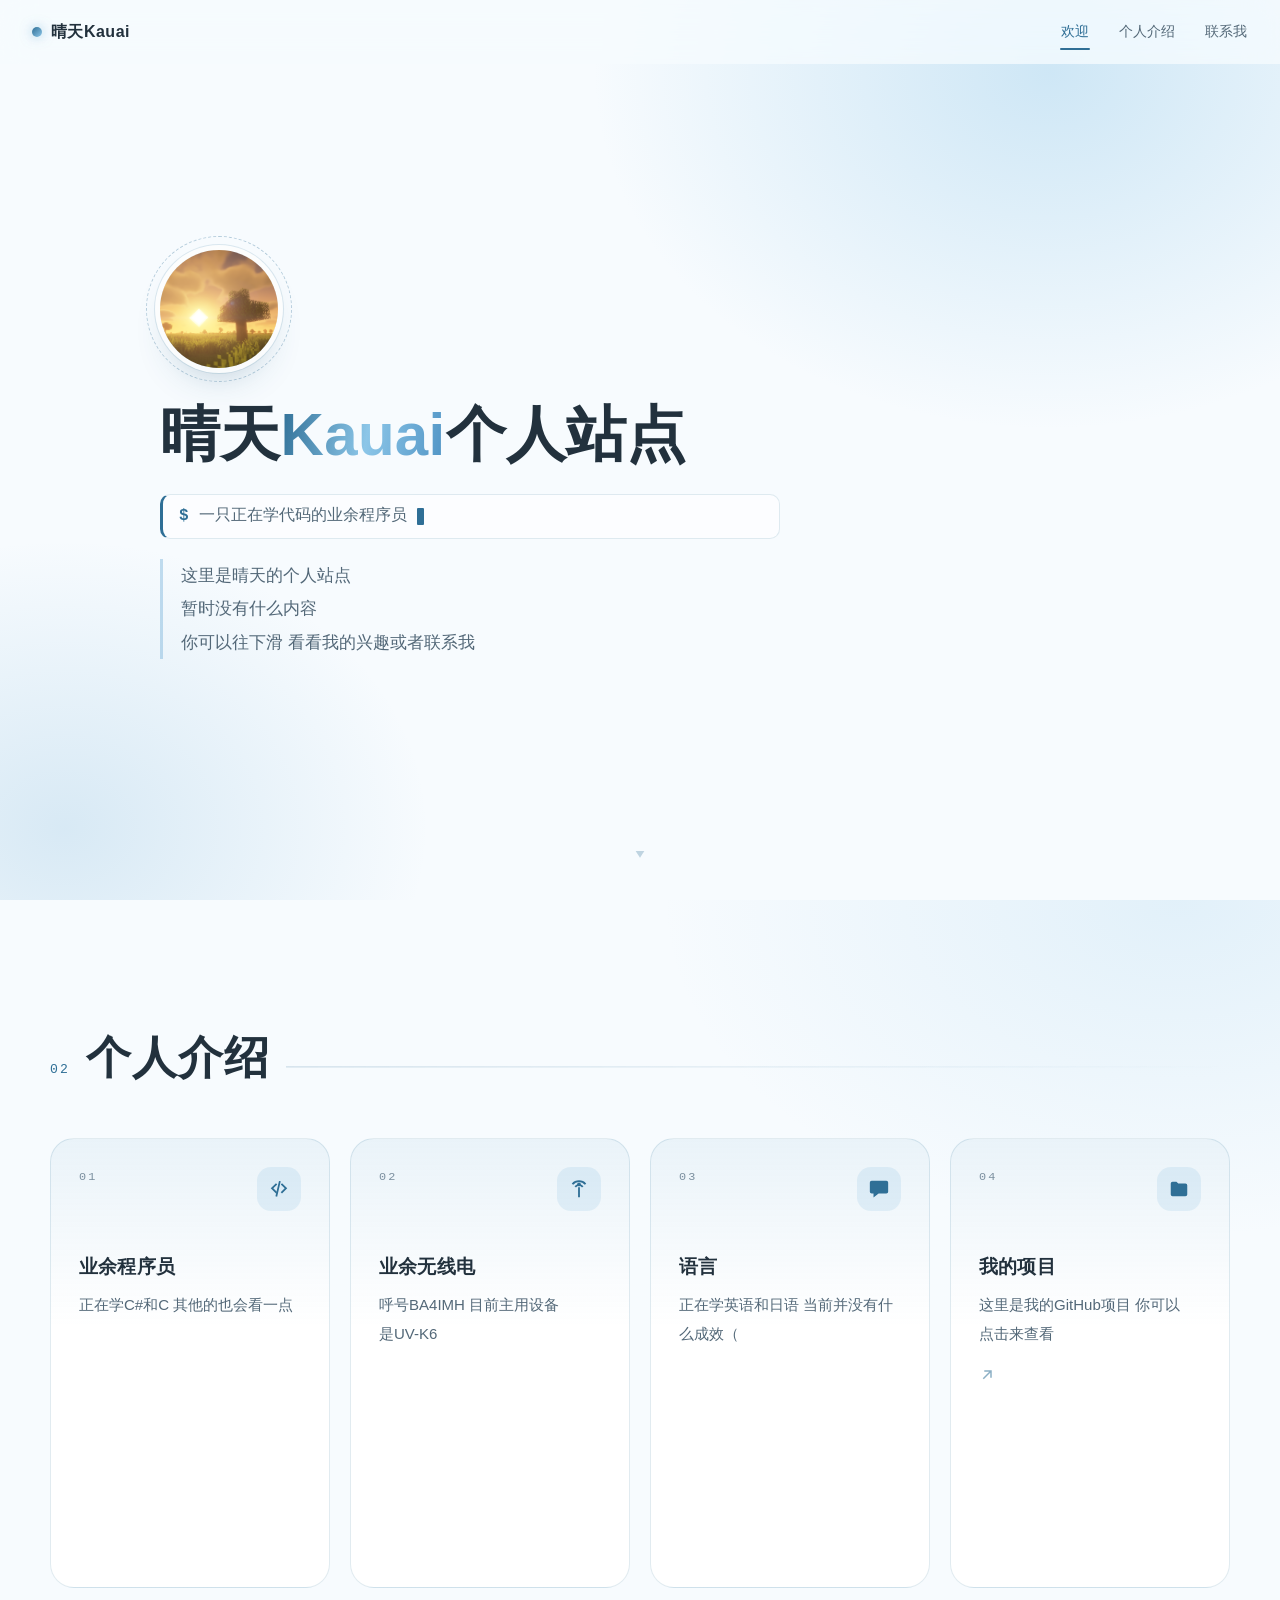
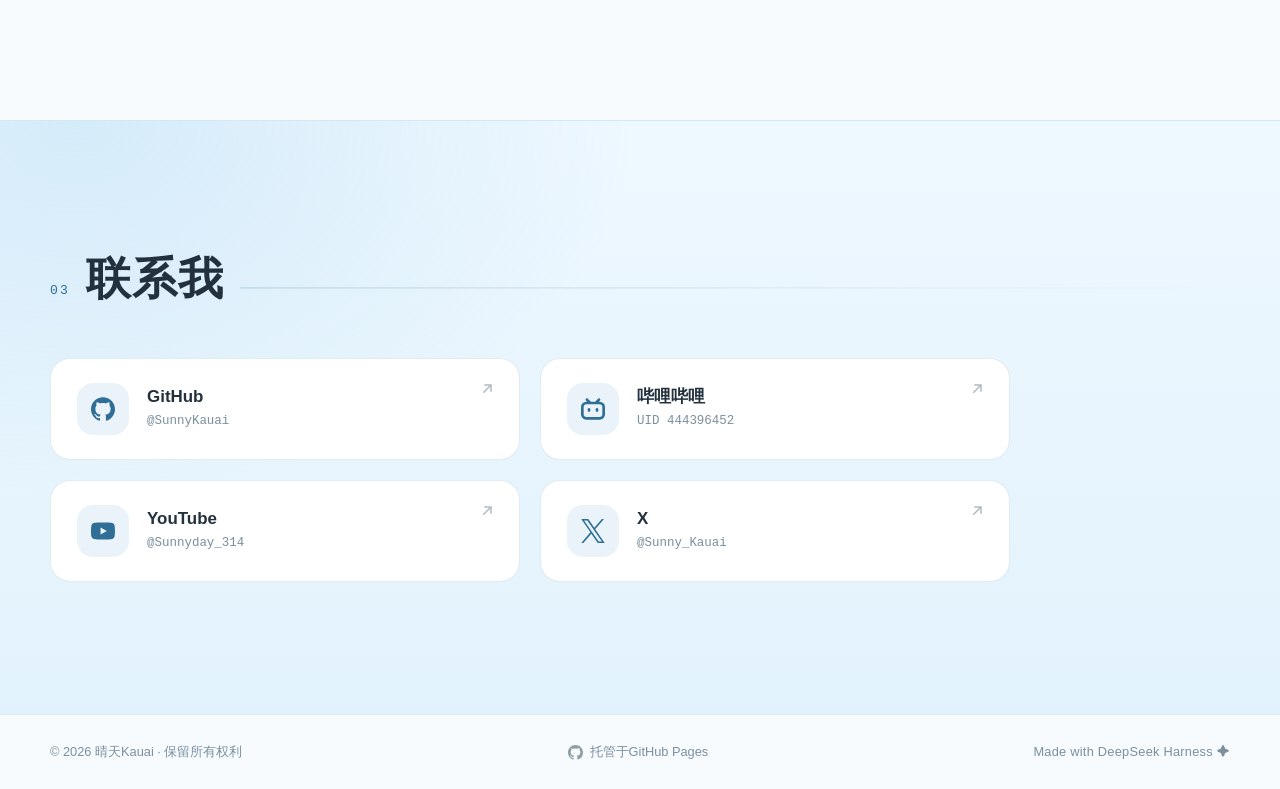
<file: index.html>
<!DOCTYPE html>
<html lang="zh-CN">
<head>
  <meta charset="UTF-8">
  <meta name="viewport" content="width=device-width, initial-scale=1.0">
  <title>晴天Kauai个人站点</title>
  <meta name="description" content="这里是晴天的个人站点，包含个人介绍与联系方式。">
  <meta name="author" content="晴天Kauai">
  <meta name="theme-color" content="#f7fbfe">
  <link rel="canonical" href="https://www.linzms.com/">

  <meta property="og:type" content="website">
  <meta property="og:site_name" content="晴天Kauai个人站点">
  <meta property="og:title" content="晴天Kauai个人站点">
  <meta property="og:description" content="这里是晴天的个人站点。">
  <meta property="og:url" content="https://www.linzms.com/">
  <meta property="og:image" content="https://www.linzms.com/assets/img/og-cover.jpg">
  <meta name="twitter:card" content="summary_large_image">

  <link rel="icon" type="image/png" href="assets/img/favicon.png">
  <link rel="apple-touch-icon" href="assets/img/apple-touch-icon.png">
  <link rel="stylesheet" href="assets/css/style.css">
  <script>document.documentElement.classList.add('js');</script>
</head>
<body class="page-home">

  <a class="skip-link" href="#intro">跳到个人介绍</a>

  <header class="nav" id="nav">
    <a class="nav-logo" href="#welcome">
      <span class="logo-dot" aria-hidden="true"></span>
      <span class="logo-text">晴天Kauai</span>
    </a>
    <nav class="nav-links" aria-label="页面索引">
      <a class="is-active" href="#welcome">欢迎</a>
      <a href="#intro">个人介绍</a>
      <a href="#contact">联系我</a>
    </nav>
  </header>

  <main>

    <!-- 01 · 欢迎页面 -->
    <section class="hero" id="welcome">
      <div class="container hero-inner">
        <div class="avatar reveal">
          <img src="assets/img/avatar.png" alt="晴天Kauai 的头像" width="512" height="512">
          <span class="ring" aria-hidden="true"></span>
        </div>
        <h1 class="hero-title">晴天<span class="hero-title-accent">Kauai</span><span class="hero-title-rest">个人站点</span></h1>
        <div class="code-typing" aria-hidden="true">
          <span class="code-prompt">$</span>
          <span class="code-text"></span>
          <span class="caret"></span>
        </div>
        <p class="hero-sub">这里是晴天的个人站点<br>暂时没有什么内容<br>你可以往下滑 <span class="nowrap">看看我的兴趣</span><span class="nowrap">或者联系我</span></p>
      </div>

      <div class="scroll-cue" aria-hidden="true">
        <svg viewBox="0 0 24 24"><path d="M12 17.5 5.5 7.5h13z" fill="currentColor"></path></svg>
      </div>
    </section>

    <!-- 02 · 个人介绍 -->
    <section class="section intro" id="intro">
      <div class="wrap">
        <header class="sec-head reveal">
          <span class="sec-index">02</span>
          <h2>个人介绍</h2>
        </header>

        <div class="tiles">
          <article class="tile reveal" style="--d:.04s">
            <div class="tile-top">
              <span class="tile-no">01</span>
              <span class="tile-icon" aria-hidden="true">
                <svg viewBox="0 0 24 24" fill="currentColor">
                  <path d="M8.7 5.6 3 11.3l5.7 5.7 1.4-1.4L5.8 11.3l4.3-4.3-1.4-1.4Z"></path>
                  <path d="M15.3 5.6l-1.4 1.4 4.3 4.3-4.3 4.3 1.4 1.4L21 11.3l-5.7-5.7Z"></path>
                  <path d="M13.9 3.6 10 20.4l-1.9-.4L12 3.2l1.9.4Z"></path>
                </svg>
              </span>
            </div>
            <div class="tile-body">
              <h3>业余程序员</h3>
              <p>正在学C#和C 其他的也会看一点</p>
            </div>
          </article>

          <article class="tile reveal" style="--d:.10s">
            <div class="tile-top">
              <span class="tile-no">02</span>
              <span class="tile-icon" aria-hidden="true">
                <svg viewBox="0 0 24 24" fill="currentColor">
                  <circle cx="12" cy="7" r="2.1"></circle>
                  <path d="M11 10h2v11h-2z"></path>
                  <path d="M7.1 9.1a6.2 6.2 0 0 1 9.8 0l-1.6 1.2a4.2 4.2 0 0 0-6.6 0L7.1 9.1Z"></path>
                  <path d="M4.1 6.2a10 10 0 0 1 15.8 0L18.3 7.4a8 8 0 0 0-12.6 0L4.1 6.2Z"></path>
                </svg>
              </span>
            </div>
            <div class="tile-body">
              <h3>业余无线电</h3>
              <p>呼号BA4IMH 目前主用设备是<span class="nowrap">UV-K6</span></p>
            </div>
          </article>

          <article class="tile reveal" style="--d:.16s">
            <div class="tile-top">
              <span class="tile-no">03</span>
              <span class="tile-icon" aria-hidden="true">
                <svg viewBox="0 0 24 24" fill="currentColor">
                  <path d="M4 3h16a2 2 0 0 1 2 2v10a2 2 0 0 1-2 2h-8.4L6 21.2V17H4a2 2 0 0 1-2-2V5a2 2 0 0 1 2-2Z"></path>
                </svg>
              </span>
            </div>
            <div class="tile-body">
              <h3>语言</h3>
              <p>正在学英语和日语 当前并没有什么成效（</p>
            </div>
          </article>

          <a class="tile tile-link reveal" style="--d:.22s" href="projects.html">
            <div class="tile-top">
              <span class="tile-no">04</span>
              <span class="tile-icon" aria-hidden="true">
                <svg viewBox="0 0 24 24" fill="currentColor">
                  <path d="M3 6a2 2 0 0 1 2-2h4.2l2 2H19a2 2 0 0 1 2 2v10a2 2 0 0 1-2 2H5a2 2 0 0 1-2-2V6Z"></path>
                </svg>
              </span>
            </div>
            <div class="tile-body">
              <h3>我的项目</h3>
              <p>这里是我的GitHub项目 你可以<span class="nowrap">点击来查看</span></p>
              <span class="tile-arrow" aria-hidden="true">
                <svg viewBox="0 0 24 24" fill="currentColor"><path d="M7 7h10v10h-2V10.4L6.4 19 5 17.6 13.6 9H7V7Z"></path></svg>
              </span>
            </div>
          </a>
        </div>
      </div>
    </section>

    <!-- 03 · 联系我 -->
    <section class="section contact" id="contact">
      <div class="wrap">
        <header class="sec-head reveal">
          <span class="sec-index">03</span>
          <h2>联系我</h2>
        </header>

        <div class="contact-grid">
          <a class="contact-card reveal" style="--d:.04s" href="https://github.com/SunnyKauai" target="_blank" rel="noopener noreferrer me">
            <span class="cc-icon" aria-hidden="true">
              <svg viewBox="0 0 24 24" fill="currentColor"><path d="M12 .297c-6.63 0-12 5.373-12 12 0 5.303 3.438 9.8 8.205 11.385.6.113.82-.258.82-.577 0-.285-.01-1.04-.015-2.04-3.338.724-4.042-1.61-4.042-1.61C4.422 18.07 3.633 17.7 3.633 17.7c-1.087-.744.084-.729.084-.729 1.205.084 1.838 1.236 1.838 1.236 1.07 1.835 2.809 1.305 3.495.998.108-.776.417-1.305.76-1.605-2.665-.3-5.466-1.332-5.466-5.93 0-1.31.465-2.38 1.235-3.22-.135-.303-.54-1.523.105-3.176 0 0 1.005-.322 3.3 1.23.96-.267 1.98-.399 3-.405 1.02.006 2.04.138 3 .405 2.28-1.552 3.285-1.23 3.285-1.23.645 1.653.24 2.873.12 3.176.765.84 1.23 1.91 1.23 3.22 0 4.61-2.805 5.625-5.475 5.92.42.36.81 1.096.81 2.22 0 1.606-.015 2.896-.015 3.286 0 .315.21.69.825.57C20.565 22.092 24 17.592 24 12.297c0-6.627-5.373-12-12-12"></path></svg>
            </span>
            <span class="cc-name">GitHub</span>
            <span class="cc-handle">@SunnyKauai</span>
            <span class="cc-arrow" aria-hidden="true">
              <svg viewBox="0 0 24 24" fill="currentColor"><path d="M7 7h10v10h-2V10.4L6.4 19 5 17.6 13.6 9H7V7Z"></path></svg>
            </span>
          </a>

          <a class="contact-card reveal" style="--d:.10s" href="https://space.bilibili.com/444396452" target="_blank" rel="noopener noreferrer me">
            <span class="cc-icon" aria-hidden="true">
              <svg viewBox="0 0 24 24" fill="currentColor"><path d="M17.813 4.653h.854c1.51.054 2.769.578 3.773 1.574 1.004.995 1.524 2.249 1.56 3.76v7.36c-.036 1.51-.556 2.769-1.56 3.773s-2.262 1.524-3.773 1.56H5.333c-1.51-.036-2.769-.556-3.773-1.56S.036 18.858 0 17.347v-7.36c.036-1.511.556-2.765 1.56-3.76 1.004-.996 2.262-1.52 3.773-1.574h.774l-1.174-1.12a1.234 1.234 0 0 1-.373-.906c0-.356.124-.658.373-.907l.027-.027c.267-.249.573-.373.92-.373.347 0 .653.124.92.373L9.653 4.44c.071.071.134.142.187.213h4.267a.836.836 0 0 1 .16-.213l2.853-2.747c.267-.249.573-.373.92-.373.347 0 .662.151.929.4.267.249.391.551.391.907 0 .355-.124.657-.373.906zM5.333 7.24c-.746.018-1.373.276-1.88.773-.506.498-.769 1.13-.786 1.894v7.52c.017.764.28 1.395.786 1.893.507.498 1.134.756 1.88.773h13.334c.746-.017 1.373-.275 1.88-.773.506-.498.769-1.129.786-1.893v-7.52c-.017-.765-.28-1.396-.786-1.894-.507-.497-1.134-.755-1.88-.773zM8 11.107c.373 0 .684.124.933.373.25.249.383.569.4.96v1.173c-.017.391-.15.711-.4.96-.249.25-.56.374-.933.374s-.684-.125-.933-.374c-.25-.249-.383-.569-.4-.96V12.44c0-.373.129-.689.386-.947.258-.257.574-.386.947-.386zm8 0c.373 0 .684.124.933.373.25.249.383.569.4.96v1.173c-.017.391-.15.711-.4.96-.249.25-.56.374-.933.374s-.684-.125-.933-.374c-.25-.249-.383-.569-.4-.96V12.44c.017-.391.15-.711.4-.96.249-.249.56-.373.933-.373Z"></path></svg>
            </span>
            <span class="cc-name">哔哩哔哩</span>
            <span class="cc-handle">UID 444396452</span>
            <span class="cc-arrow" aria-hidden="true">
              <svg viewBox="0 0 24 24" fill="currentColor"><path d="M7 7h10v10h-2V10.4L6.4 19 5 17.6 13.6 9H7V7Z"></path></svg>
            </span>
          </a>

          <a class="contact-card reveal" style="--d:.16s" href="https://www.youtube.com/@Sunnyday_314" target="_blank" rel="noopener noreferrer me">
            <span class="cc-icon" aria-hidden="true">
              <svg viewBox="0 0 24 24" fill="currentColor"><path d="M23.498 6.186a3.016 3.016 0 0 0-2.122-2.136C19.505 3.545 12 3.545 12 3.545s-7.505 0-9.377.505A3.017 3.017 0 0 0 .502 6.186C0 8.07 0 12 0 12s0 3.93.502 5.814a3.016 3.016 0 0 0 2.122 2.136c1.871.505 9.376.505 9.376.505s7.505 0 9.377-.505a3.015 3.015 0 0 0 2.122-2.136C24 15.93 24 12 24 12s0-3.93-.502-5.814zM9.545 15.568V8.432L15.818 12l-6.273 3.568z"></path></svg>
            </span>
            <span class="cc-name">YouTube</span>
            <span class="cc-handle">@Sunnyday_314</span>
            <span class="cc-arrow" aria-hidden="true">
              <svg viewBox="0 0 24 24" fill="currentColor"><path d="M7 7h10v10h-2V10.4L6.4 19 5 17.6 13.6 9H7V7Z"></path></svg>
            </span>
          </a>

          <a class="contact-card reveal" style="--d:.22s" href="https://x.com/Sunny_Kauai" target="_blank" rel="noopener noreferrer me">
            <span class="cc-icon" aria-hidden="true">
              <svg viewBox="0 0 24 24" fill="currentColor"><path d="M14.234 10.162 22.977 0h-2.072l-7.591 8.824L7.251 0H.258l9.168 13.343L.258 24H2.33l8.016-9.318L16.749 24h6.993zm-2.837 3.299-.929-1.329L3.076 1.56h3.182l5.965 8.532.929 1.329 7.754 11.09h-3.182z"></path></svg>
            </span>
            <span class="cc-name">X</span>
            <span class="cc-handle">@Sunny_Kauai</span>
            <span class="cc-arrow" aria-hidden="true">
              <svg viewBox="0 0 24 24" fill="currentColor"><path d="M7 7h10v10h-2V10.4L6.4 19 5 17.6 13.6 9H7V7Z"></path></svg>
            </span>
          </a>
        </div>
      </div>
    </section>

  </main>

  <footer class="foot">
    <div class="foot-inner">
      <span class="foot-copy">© <span data-year>2026</span> 晴天Kauai · 保留所有权利</span>
      <span class="foot-host">
        <svg viewBox="0 0 16 16" aria-hidden="true"><path d="M8 0C3.58 0 0 3.58 0 8c0 3.54 2.29 6.53 5.47 7.59.4.07.55-.17.55-.38 0-.19-.01-.82-.01-1.49-2.01.37-2.53-.49-2.69-.94-.09-.23-.48-.94-.82-1.13-.28-.15-.68-.52-.01-.53.63-.01 1.08.58 1.23.82.72 1.21 1.87.87 2.33.66.07-.52.28-.87.51-1.07-1.78-.2-3.65-.89-3.65-3.95 0-.87.31-1.59.82-2.15-.08-.2-.36-1.02.08-2.12 0 0 .67-.21 2.2.82a7.4 7.4 0 0 1 4 0c1.53-1.04 2.2-.82 2.2-.82.44 1.1.16 1.92.08 2.12.51.56.82 1.27.82 2.15 0 3.07-1.87 3.75-3.65 3.95.29.25.54.73.54 1.48 0 1.07-.01 1.93-.01 2.2 0 .21.15.46.55.38A8.01 8.01 0 0 0 16 8c0-4.42-3.58-8-8-8Z" fill="currentColor"></path></svg>
        托管于GitHub Pages
      </span>
      <span class="foot-made">Made with DeepSeek Harness ✦</span>
    </div>
  </footer>

  <script src="assets/js/main.js" defer></script>
</body>
</html>
</file>
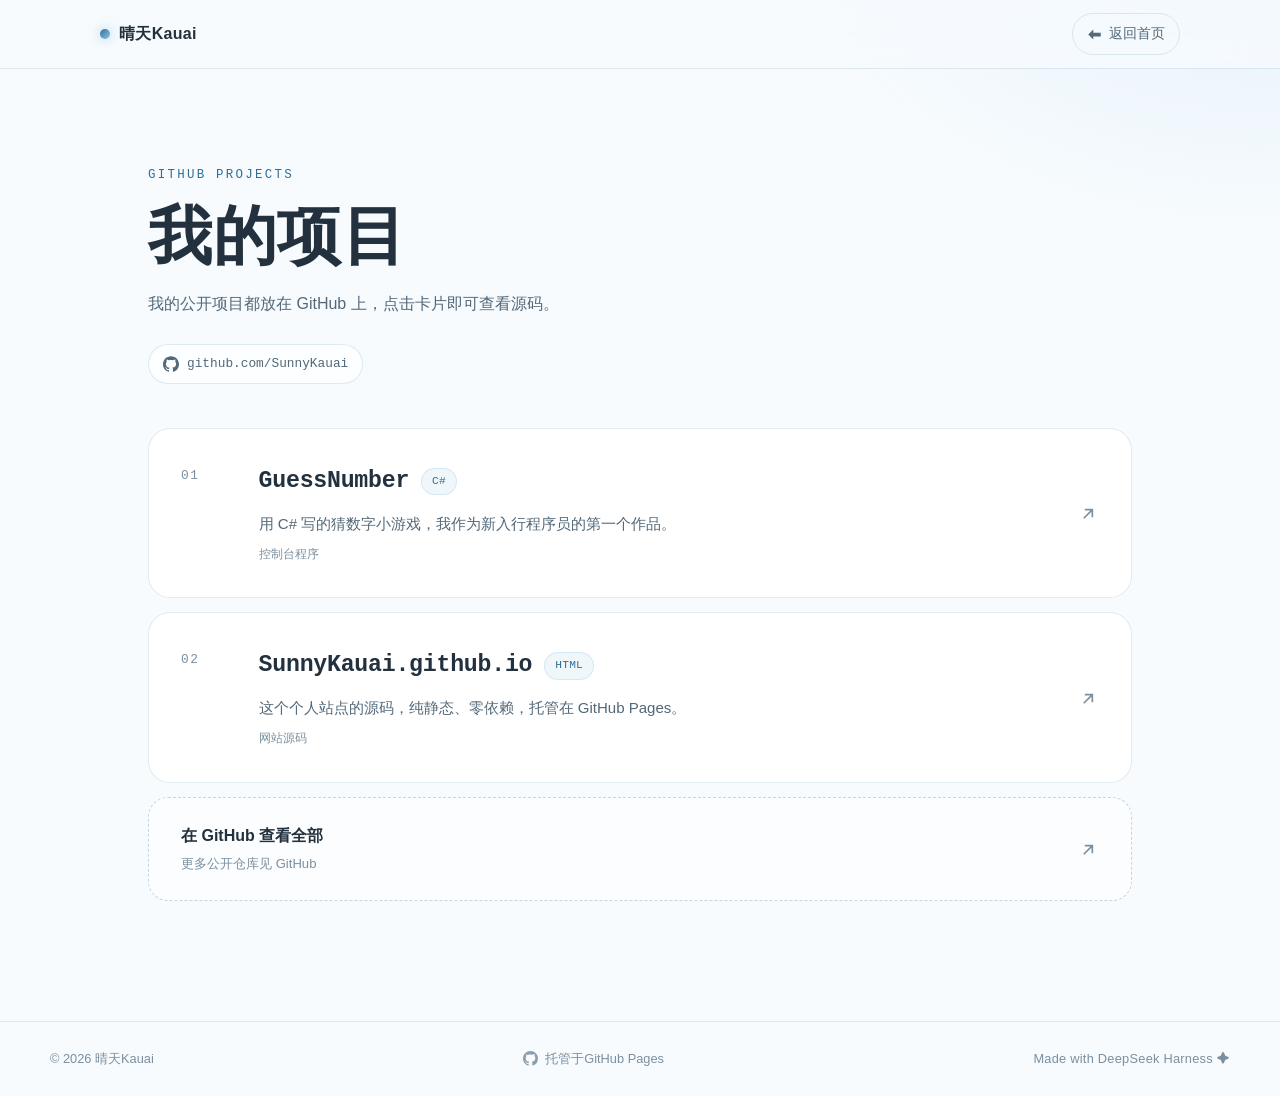
<file: projects.html>
<!DOCTYPE html>
<html lang="zh-CN">
<head>
  <meta charset="UTF-8">
  <meta name="viewport" content="width=device-width, initial-scale=1.0">
  <title>我的项目 · 晴天Kauai个人站点</title>
  <meta name="description" content="晴天Kauai 在 GitHub 上的公开项目。">
  <meta name="author" content="晴天Kauai">
  <meta name="theme-color" content="#f7fbfe">
  <link rel="canonical" href="https://www.linzms.com/projects.html">

  <meta property="og:type" content="website">
  <meta property="og:site_name" content="晴天Kauai个人站点">
  <meta property="og:title" content="我的项目 · 晴天Kauai个人站点">
  <meta property="og:description" content="晴天Kauai 在 GitHub 上的公开项目。">
  <meta property="og:url" content="https://www.linzms.com/projects.html">
  <meta property="og:image" content="https://www.linzms.com/assets/img/og-cover.jpg">
  <meta name="twitter:card" content="summary_large_image">

  <link rel="icon" type="image/png" href="assets/img/favicon.png">
  <link rel="apple-touch-icon" href="assets/img/apple-touch-icon.png">
  <link rel="stylesheet" href="assets/css/style.css">
  <script>document.documentElement.classList.add('js');</script>
</head>
<body class="page-projects">

  <a class="skip-link" href="#projects">跳到项目列表</a>

  <header class="topbar">
    <div class="topbar-inner">
      <a class="brand" href="index.html">
        <span class="logo-dot" aria-hidden="true"></span>
        <span>晴天Kauai</span>
      </a>
      <a class="back-home" href="index.html">
        <svg viewBox="0 0 24 24" fill="currentColor" aria-hidden="true"><path d="M10 4 2 12l8 8v-5h12v-6H10V4Z"></path></svg>
        返回首页
      </a>
    </div>
  </header>

  <main id="projects">
    <div class="wrap">

      <section class="projects-head">
        <p class="eyebrow">GitHub Projects</p>
        <h1>我的项目</h1>
        <p class="projects-lead">我的公开项目都放在 GitHub 上，点击卡片即可查看源码。</p>
        <a class="gh-profile" href="https://github.com/SunnyKauai" target="_blank" rel="noopener noreferrer">
          <svg viewBox="0 0 24 24" fill="currentColor" aria-hidden="true"><path d="M12 .297c-6.63 0-12 5.373-12 12 0 5.303 3.438 9.8 8.205 11.385.6.113.82-.258.82-.577 0-.285-.01-1.04-.015-2.04-3.338.724-4.042-1.61-4.042-1.61C4.422 18.07 3.633 17.7 3.633 17.7c-1.087-.744.084-.729.084-.729 1.205.084 1.838 1.236 1.838 1.236 1.07 1.835 2.809 1.305 3.495.998.108-.776.417-1.305.76-1.605-2.665-.3-5.466-1.332-5.466-5.93 0-1.31.465-2.38 1.235-3.22-.135-.303-.54-1.523.105-3.176 0 0 1.005-.322 3.3 1.23.96-.267 1.98-.399 3-.405 1.02.006 2.04.138 3 .405 2.28-1.552 3.285-1.23 3.285-1.23.645 1.653.24 2.873.12 3.176.765.84 1.23 1.91 1.23 3.22 0 4.61-2.805 5.625-5.475 5.92.42.36.81 1.096.81 2.22 0 1.606-.015 2.896-.015 3.286 0 .315.21.69.825.57C20.565 22.092 24 17.592 24 12.297c0-6.627-5.373-12-12-12"></path></svg>
          github.com/SunnyKauai
        </a>
      </section>

      <section class="projects-list" aria-label="项目列表">

        <a class="project reveal" style="--d:.04s" href="https://github.com/SunnyKauai/GuessNumber" target="_blank" rel="noopener noreferrer">
          <span class="project-no">01</span>
          <span class="project-main">
            <span class="project-head">
              <span class="project-name">GuessNumber</span>
              <span class="tag tag-lang">C#</span>
            </span>
            <span class="project-desc">用 C# 写的猜数字小游戏，我作为新入行程序员的第一个作品。</span>
            <span class="project-meta">控制台程序</span>
          </span>
          <span class="project-arrow" aria-hidden="true">
            <svg viewBox="0 0 24 24" fill="currentColor"><path d="M7 7h10v10h-2V10.4L6.4 19 5 17.6 13.6 9H7V7Z"></path></svg>
          </span>
        </a>

        <a class="project reveal" style="--d:.10s" href="https://github.com/SunnyKauai/SunnyKauai.github.io" target="_blank" rel="noopener noreferrer">
          <span class="project-no">02</span>
          <span class="project-main">
            <span class="project-head">
              <span class="project-name">SunnyKauai.github.io</span>
              <span class="tag tag-lang">HTML</span>
            </span>
            <span class="project-desc">这个个人站点的源码，纯静态、零依赖，托管在 GitHub Pages。</span>
            <span class="project-meta">网站源码</span>
          </span>
          <span class="project-arrow" aria-hidden="true">
            <svg viewBox="0 0 24 24" fill="currentColor"><path d="M7 7h10v10h-2V10.4L6.4 19 5 17.6 13.6 9H7V7Z"></path></svg>
          </span>
        </a>

        <a class="more-card reveal" style="--d:.16s" href="https://github.com/SunnyKauai?tab=repositories" target="_blank" rel="noopener noreferrer">
          <span>
            <span class="more-title">在 GitHub 查看全部</span>
            <span class="more-sub">更多公开仓库见 GitHub</span>
          </span>
          <span class="more-arrow" aria-hidden="true">
            <svg viewBox="0 0 24 24" fill="currentColor"><path d="M7 7h10v10h-2V10.4L6.4 19 5 17.6 13.6 9H7V7Z"></path></svg>
          </span>
        </a>

      </section>

    </div>
  </main>

  <footer class="foot">
    <div class="foot-inner">
      <span class="foot-copy">© <span data-year>2026</span> 晴天Kauai</span>
      <span class="foot-host">
        <svg viewBox="0 0 16 16" aria-hidden="true"><path d="M8 0C3.58 0 0 3.58 0 8c0 3.54 2.29 6.53 5.47 7.59.4.07.55-.17.55-.38 0-.19-.01-.82-.01-1.49-2.01.37-2.53-.49-2.69-.94-.09-.23-.48-.94-.82-1.13-.28-.15-.68-.52-.01-.53.63-.01 1.08.58 1.23.82.72 1.21 1.87.87 2.33.66.07-.52.28-.87.51-1.07-1.78-.2-3.65-.89-3.65-3.95 0-.87.31-1.59.82-2.15-.08-.2-.36-1.02.08-2.12 0 0 .67-.21 2.2.82a7.4 7.4 0 0 1 4 0c1.53-1.04 2.2-.82 2.2-.82.44 1.1.16 1.92.08 2.12.51.56.82 1.27.82 2.15 0 3.07-1.87 3.75-3.65 3.95.29.25.54.73.54 1.48 0 1.07-.01 1.93-.01 2.2 0 .21.15.46.55.38A8.01 8.01 0 0 0 16 8c0-4.42-3.58-8-8-8Z" fill="currentColor"></path></svg>
        托管于GitHub Pages
      </span>
      <span class="foot-made">Made with DeepSeek Harness ✦</span>
    </div>
  </footer>

  <script src="assets/js/main.js" defer></script>
</body>
</html>
</file>
<file: assets/css/style.css>
/* ============================================================
   晴天Kauai个人站点
   - 浅色冰蓝视觉，欢迎页使用纯 CSS 渐变
   - 固定顶部栏 + 文字索引
   - 单页三段：欢迎 / 个人介绍 / 联系我
   - 独立项目页：projects.html
   ============================================================ */

/* ---------- 1. 设计变量 ---------- */
:root {
  --paper: #f7fbfe;
  --surface: #ffffff;
  --surface-strong: #ffffff;
  --ink: #22313d;
  --ink-2: #536878;
  --ink-3: #7b8f9f;
  --blue: #5aa2d0;
  --blue-deep: #2f6f96;
  --blue-2: #8cc6e8;
  --blue-soft: rgba(90, 162, 208, .13);
  --line: rgba(47, 111, 150, .14);
  --line-strong: rgba(47, 111, 150, .26);

  --font-sans: -apple-system, BlinkMacSystemFont, "Segoe UI", "PingFang SC",
    "Hiragino Sans GB", "Microsoft YaHei", "Noto Sans SC", sans-serif;
  --font-mono: ui-monospace, "SF Mono", "Cascadia Mono", "JetBrains Mono",
    Consolas, Menlo, monospace;

  --ease: cubic-bezier(.4, 0, .2, 1);
  --page-x: clamp(20px, 5vw, 48px);
}

/* ---------- 2. 基础 ---------- */
*,
*::before,
*::after {
  box-sizing: border-box;
  margin: 0;
  padding: 0;
}

html {
  scroll-behavior: smooth;
  background: var(--paper);
  -webkit-text-size-adjust: 100%;
}

body {
  min-height: 100%;
  font-family: var(--font-sans);
  font-size: 16px;
  line-height: 1.75;
  color: var(--ink);
  background: var(--paper);
  -webkit-font-smoothing: antialiased;
  -moz-osx-font-smoothing: grayscale;
  overflow-x: hidden;
  text-rendering: optimizeLegibility;
  animation: page-in .5s ease-out both;
}

::selection {
  color: var(--ink);
  background: rgba(140, 198, 232, .32);
}

img,
picture,
svg {
  display: block;
  max-width: 100%;
}

a {
  color: inherit;
}

button,
input,
textarea,
select {
  font: inherit;
}

:focus-visible {
  outline: 2px solid var(--blue);
  outline-offset: 3px;
  border-radius: 6px;
}

.skip-link {
  position: fixed;
  top: 12px;
  left: 12px;
  z-index: 200;
  padding: 10px 16px;
  border-radius: 10px;
  background: var(--ink);
  color: var(--paper);
  font-size: .85rem;
  text-decoration: none;
  transform: translateY(-160%);
  transition: transform .5s var(--ease);
}

.skip-link:focus-visible {
  transform: translateY(0);
  outline-color: var(--blue-2);
}

.wrap {
  width: min(1180px, calc(100% - var(--page-x) * 2));
  margin-inline: auto;
}

.section {
  position: relative;
  padding: clamp(76px, 11vw, 132px) 0;
  scroll-margin-top: 78px;
}

/* ---------- 3. 页面淡入淡出 ---------- */
@keyframes page-in {
  from { opacity: 0; }
  to   { opacity: 1; }
}

.page-curtain {
  position: fixed;
  inset: 0;
  z-index: 9999;
  background: var(--paper);
  opacity: 0;
  pointer-events: none;
  transition: opacity .5s ease-out;
}

.page-curtain.is-active {
  opacity: 1;
}

/* ---------- 4. 顶部栏与文字索引 ---------- */
.nav {
  position: fixed;
  top: 0;
  left: 0;
  right: 0;
  z-index: 100;
  display: flex;
  align-items: center;
  justify-content: space-between;
  height: 64px;
  padding: 0 clamp(18px, 4vw, 32px);
  border-bottom: 1px solid transparent;
  background: rgba(247, 251, 254, .78);
  -webkit-backdrop-filter: blur(16px) saturate(130%);
  backdrop-filter: blur(16px) saturate(130%);
  transition:
    background .5s var(--ease),
    border-color .5s var(--ease),
    box-shadow .5s var(--ease);
}

.nav.scrolled {
  border-bottom-color: var(--line);
  background: rgba(247, 251, 254, .92);
  box-shadow: 0 12px 30px -24px rgba(40, 90, 125, .5);
}

.nav-logo {
  display: inline-flex;
  align-items: center;
  gap: 9px;
  color: var(--ink);
  font-size: 1rem;
  font-weight: 700;
  letter-spacing: .03em;
  text-decoration: none;
}

.logo-dot {
  width: 10px;
  height: 10px;
  border-radius: 50%;
  background: linear-gradient(135deg, var(--blue-deep), var(--blue-2));
  box-shadow: 0 0 12px rgba(90, 162, 208, .55);
}

.nav-links {
  display: flex;
  align-items: center;
  gap: clamp(14px, 2.4vw, 28px);
}

.nav-links a {
  position: relative;
  padding: 6px 1px;
  color: var(--ink-2);
  font-size: .9rem;
  text-decoration: none;
  transition: color .5s var(--ease);
}

.nav-links a::after {
  content: "";
  position: absolute;
  left: 0;
  bottom: 0;
  width: 100%;
  height: 2px;
  border-radius: 2px;
  background: var(--blue-deep);
  transform: scaleX(0);
  transform-origin: left;
  transition: transform .5s var(--ease);
}

.nav-links a:hover,
.nav-links a.is-active {
  color: var(--blue-deep);
}

.nav-links a:hover::after,
.nav-links a.is-active::after {
  transform: scaleX(1);
}

/* ---------- 5. 欢迎页面 ---------- */
.hero {
  position: relative;
  display: flex;
  align-items: center;
  min-height: 100vh;
  min-height: 100svh;
  padding: clamp(112px, 15vh, 160px) 0 clamp(100px, 14vh, 140px);
  overflow: hidden;
  background:
    radial-gradient(46rem 36rem at 82% 8%, rgba(140, 198, 232, .38), transparent 62%),
    radial-gradient(38rem 30rem at 5% 92%, rgba(90, 162, 208, .20), transparent 60%),
    var(--paper);
}

.container {
  width: min(960px, calc(100% - var(--page-x) * 2));
  margin-inline: auto;
}

.hero-inner {
  position: relative;
  z-index: 1;
}

.avatar {
  position: relative;
  width: 118px;
  height: 118px;
  margin-bottom: 32px;
}

.avatar img {
  width: 100%;
  height: 100%;
  object-fit: cover;
  border-radius: 50%;
  box-shadow:
    0 0 0 5px rgba(255, 255, 255, .9),
    0 0 0 6px var(--line),
    0 20px 40px -20px rgba(40, 90, 125, .45);
  animation: avatar-float 9s ease-in-out infinite;
}

.avatar .ring {
  position: absolute;
  inset: -14px;
  border-radius: 50%;
  border: 1.5px dashed rgba(47, 111, 150, .32);
  pointer-events: none;
  animation: avatar-spin 48s linear infinite;
}

@keyframes avatar-float {
  0%, 100% { transform: translateY(0); }
  50%      { transform: translateY(-8px); }
}

@keyframes avatar-spin {
  to { transform: rotate(360deg); }
}

.hero-title {
  font-size: clamp(2.2rem, 5.4vw, 3.75rem);
  font-weight: 900;
  line-height: 1.16;
  letter-spacing: .005em;
  color: var(--ink);
}

.hero-title-accent {
  color: transparent;
  background: linear-gradient(100deg, #2f6f96 0%, #8cc6e8 52%, #4f93c4 100%);
  -webkit-background-clip: text;
  background-clip: text;
}

.hero-title-rest {
  display: inline;
}

.code-typing {
  display: flex;
  align-items: center;
  gap: 10px;
  width: min(620px, 100%);
  min-height: 2.8em;
  margin-top: 24px;
  padding: 9px 16px;
  border: 1px solid var(--line);
  border-left: 3px solid var(--blue-deep);
  border-radius: 10px;
  background: rgba(255, 255, 255, .58);
  font-family: var(--font-mono);
  font-size: clamp(.9rem, 1.25vw, 1rem);
  line-height: 1.6;
  color: var(--ink-2);
}

.code-prompt {
  flex: none;
  color: var(--blue-deep);
  font-weight: 700;
}

.code-text {
  overflow-wrap: anywhere;
  white-space: pre-wrap;
}

.caret {
  flex: none;
  width: 7px;
  height: 1.05em;
  border-radius: 1px;
  background: var(--blue-deep);
  animation: caret-blink .5s steps(1) infinite;
}

@keyframes caret-blink {
  50% { opacity: 0; }
}

.hero-sub {
  max-width: 620px;
  margin-top: 20px;
  padding-left: 18px;
  border-left: 3px solid rgba(90, 162, 208, .35);
  font-size: clamp(.96rem, 1.3vw, 1.05rem);
  line-height: 2;
  color: var(--ink-2);
  text-wrap: pretty;
}

html:not(.js) .code-typing {
  display: none;
}

.scroll-cue {
  position: absolute;
  left: 50%;
  bottom: clamp(22px, 4.5vh, 38px);
  z-index: 1;
  width: 16px;
  height: 16px;
  color: var(--blue-deep);
  opacity: .28;
  transform: translateX(-50%);
  pointer-events: none;
  animation: cue-float 5s ease-in-out infinite;
}

.scroll-cue svg {
  width: 100%;
  height: 100%;
}

@keyframes cue-float {
  0%, 100% { transform: translate(-50%, 0); opacity: .22; }
  50%      { transform: translate(-50%, 8px); opacity: .40; }
}

/* ---------- 6. 区块标题 ---------- */
.sec-head {
  display: flex;
  align-items: baseline;
  gap: 16px;
  margin-bottom: clamp(30px, 4.5vw, 54px);
}

.sec-head::after {
  content: "";
  flex: 1;
  height: 1px;
  transform: translateY(-.35em);
  background: linear-gradient(90deg, var(--line-strong), transparent);
}

.sec-index {
  font-family: var(--font-mono);
  font-size: .82rem;
  letter-spacing: .16em;
  color: var(--blue-deep);
}

.sec-head h2 {
  font-size: clamp(1.8rem, 4vw, 2.8rem);
  font-weight: 800;
  line-height: 1.15;
  letter-spacing: .02em;
  color: var(--ink);
}

/* ---------- 7. 个人介绍 ---------- */
.intro {
  background:
    radial-gradient(52rem 34rem at 92% 0%, rgba(140, 198, 232, .20), transparent 62%),
    var(--paper);
}

.tiles {
  display: grid;
  grid-template-columns: repeat(4, minmax(0, 1fr));
  gap: clamp(12px, 1.6vw, 20px);
}

.tile {
  --tint: var(--blue-deep);
  --tint-soft: var(--blue-soft);
  position: relative;
  isolation: isolate;
  display: flex;
  flex-direction: column;
  min-height: clamp(340px, 36vw, 450px);
  padding: clamp(22px, 2.2vw, 28px);
  border: 1px solid var(--line);
  border-radius: 24px;
  background:
    linear-gradient(180deg, var(--tint-soft) 0%, rgba(255, 255, 255, 0) 42%),
    var(--surface);
  color: inherit;
  text-decoration: none;
  overflow: hidden;
  transition:
    transform .5s var(--ease),
    box-shadow .5s var(--ease),
    border-color .5s var(--ease),
    background .5s var(--ease),
    opacity .5s ease-out;
}

.tile::after {
  content: "";
  position: absolute;
  left: -30%;
  right: -30%;
  bottom: -50%;
  z-index: -1;
  height: 75%;
  background: radial-gradient(ellipse at 50% 100%, var(--tint-soft), transparent 70%);
  opacity: 0;
  pointer-events: none;
  transition: opacity .5s var(--ease);
}

.tile-top {
  display: flex;
  align-items: flex-start;
  justify-content: space-between;
  gap: 12px;
}

.tile-no {
  font-family: var(--font-mono);
  font-size: .74rem;
  letter-spacing: .18em;
  color: var(--ink-3);
}

.tile-icon {
  display: grid;
  place-items: center;
  width: 44px;
  height: 44px;
  border-radius: 14px;
  color: var(--tint);
  background: var(--tint-soft);
  transition:
    transform .5s var(--ease),
    background .5s var(--ease),
    box-shadow .5s var(--ease);
}

.tile-icon svg {
  width: 22px;
  height: 22px;
  fill: currentColor;
}

.tile-body {
  padding-top: clamp(30px, 3.4vw, 46px);
}

.tile h3 {
  font-size: clamp(1.16rem, 1.45vw, 1.38rem);
  font-weight: 700;
  line-height: 1.4;
  letter-spacing: .01em;
  color: var(--ink);
  transition: color .5s var(--ease);
}

.tile p {
  margin-top: 10px;
  font-size: .94rem;
  line-height: 1.95;
  color: var(--ink-2);
  overflow-wrap: break-word;
  text-wrap: pretty;
  transition: color .5s var(--ease);
}

.nowrap {
  white-space: nowrap;
}

.tile-arrow {
  display: inline-flex;
  margin-top: 16px;
  color: var(--tint);
  opacity: .55;
  transition: transform .5s var(--ease), opacity .5s var(--ease);
}

.tile-arrow svg {
  width: 18px;
  height: 18px;
}

@media (hover: hover) and (pointer: fine) {
  .tiles:hover .tile:not(:hover) {
    opacity: .72;
  }

  .tile:hover {
    transform: translateY(-6px);
    border-color: rgba(47, 111, 150, .35);
    background: #fbfdff;
    box-shadow: 0 26px 50px -34px rgba(40, 90, 125, .32);
  }

  .tile:hover::after {
    opacity: 1;
  }

  .tile:hover .tile-icon {
    transform: translateY(-2px) scale(1.04);
    background: var(--surface-strong);
    box-shadow: 0 12px 24px -18px rgba(40, 90, 125, .4);
  }

  .tile:hover h3 {
    color: var(--tint);
  }

  .tile:hover p {
    color: var(--ink);
  }

  .tile-link:hover .tile-arrow {
    transform: translate(3px, -3px);
    opacity: 1;
  }
}

/* ---------- 8. 联系我 ---------- */
.contact {
  border-top: 1px solid rgba(47, 111, 150, .08);
  background:
    radial-gradient(60rem 40rem at 6% 0%, rgba(140, 198, 232, .26), transparent 58%),
    linear-gradient(180deg, #eef8ff 0%, #e2f2fc 100%);
}

.contact-grid {
  display: grid;
  grid-template-columns: repeat(2, minmax(0, 1fr));
  gap: clamp(12px, 1.6vw, 20px);
  max-width: 960px;
}

.contact-card {
  --brand: var(--blue-deep);
  --brand-soft: var(--blue-soft);
  position: relative;
  display: grid;
  grid-template-columns: auto 1fr;
  grid-template-rows: auto auto;
  column-gap: 18px;
  align-items: center;
  padding: 24px 26px;
  border: 1px solid var(--line);
  border-radius: 20px;
  background: var(--surface);
  color: inherit;
  text-decoration: none;
  overflow: hidden;
  transition:
    transform .5s var(--ease),
    box-shadow .5s var(--ease),
    border-color .5s var(--ease),
    background .5s var(--ease);
}

.cc-icon {
  grid-row: 1 / span 2;
  display: grid;
  place-items: center;
  width: 52px;
  height: 52px;
  border-radius: 16px;
  color: var(--blue-deep);
  background: var(--blue-soft);
  transition:
    transform .5s var(--ease),
    background .5s var(--ease);
}

.cc-icon svg {
  width: 24px;
  height: 24px;
  fill: currentColor;
}

.cc-name {
  align-self: end;
  font-size: 1.06rem;
  font-weight: 700;
  line-height: 1.4;
}

.cc-handle {
  align-self: start;
  margin-top: 2px;
  font-family: var(--font-mono);
  font-size: .78rem;
  color: var(--ink-3);
}

.cc-arrow {
  position: absolute;
  top: 20px;
  right: 22px;
  color: var(--ink-3);
  opacity: .6;
  transition:
    transform .5s var(--ease),
    color .5s var(--ease),
    opacity .5s var(--ease);
}

.cc-arrow svg {
  width: 18px;
  height: 18px;
}

@media (hover: hover) and (pointer: fine) {
  .contact-card:hover {
    transform: translateY(-4px);
    border-color: rgba(47, 111, 150, .35);
    background: var(--brand-soft);
    box-shadow: 0 22px 42px -30px rgba(40, 90, 125, .35);
  }

  .contact-card:hover .cc-icon {
    transform: scale(1.04);
    background: var(--surface-strong);
  }

  .contact-card:hover .cc-arrow {
    color: var(--brand);
    opacity: 1;
    transform: translate(3px, -3px);
  }
}

/* ---------- 9. 页脚 ---------- */
.foot {
  padding: 26px 0;
  border-top: 1px solid var(--line);
  background: var(--paper);
}

.foot-inner {
  display: flex;
  flex-wrap: wrap;
  align-items: center;
  justify-content: space-between;
  gap: 10px 26px;
  width: min(1180px, calc(100% - var(--page-x) * 2));
  margin-inline: auto;
  color: var(--ink-3);
  font-size: .8rem;
}

.foot-host {
  display: inline-flex;
  align-items: center;
  gap: 7px;
}

.foot-host svg {
  width: 15px;
  height: 15px;
  opacity: .85;
}

.foot-made {
  letter-spacing: .02em;
}

/* ---------- 10. 项目页 ---------- */
.page-projects {
  background:
    radial-gradient(50rem 30rem at 100% -5%, rgba(140, 198, 232, .16), transparent 60%),
    var(--paper);
}

.topbar {
  position: sticky;
  top: 0;
  z-index: 90;
  border-bottom: 1px solid var(--line);
  background: rgba(247, 251, 254, .82);
  -webkit-backdrop-filter: blur(16px) saturate(130%);
  backdrop-filter: blur(16px) saturate(130%);
}

.topbar-inner {
  display: flex;
  align-items: center;
  justify-content: space-between;
  gap: 20px;
  width: min(1080px, calc(100% - var(--page-x) * 2));
  height: 68px;
  margin-inline: auto;
}

.brand {
  display: inline-flex;
  align-items: center;
  gap: 9px;
  color: var(--ink);
  font-weight: 700;
  letter-spacing: .02em;
  text-decoration: none;
}

.back-home {
  display: inline-flex;
  align-items: center;
  gap: 7px;
  padding: 8px 14px;
  border: 1px solid var(--line);
  border-radius: 999px;
  color: var(--ink-2);
  font-size: .85rem;
  text-decoration: none;
  transition:
    color .5s var(--ease),
    border-color .5s var(--ease),
    background .5s var(--ease);
}

.back-home svg {
  width: 15px;
  height: 15px;
  transition: transform .5s var(--ease);
}

.back-home:hover {
  color: var(--ink);
  border-color: var(--blue-deep);
  background: var(--surface-strong);
}

.back-home:hover svg {
  transform: translateX(-2px);
}

.page-projects main {
  width: min(1080px, calc(100% - var(--page-x) * 2));
  margin-inline: auto;
}

.projects-head {
  padding: clamp(54px, 8vw, 96px) 0 clamp(28px, 4vw, 44px);
}

.eyebrow {
  margin-bottom: 14px;
  font-family: var(--font-mono);
  font-size: .78rem;
  letter-spacing: .18em;
  text-transform: uppercase;
  color: var(--blue-deep);
}

.projects-head h1 {
  font-size: clamp(2.4rem, 6vw, 4rem);
  font-weight: 900;
  line-height: 1.1;
  letter-spacing: .01em;
  color: var(--ink);
}

.projects-lead {
  max-width: 54ch;
  margin-top: 18px;
  font-size: 1rem;
  line-height: 1.9;
  color: var(--ink-2);
  text-wrap: pretty;
}

.gh-profile {
  display: inline-flex;
  align-items: center;
  gap: 8px;
  margin-top: 24px;
  padding: 8px 14px;
  border: 1px solid var(--line);
  border-radius: 999px;
  background: rgba(255, 255, 255, .66);
  color: var(--ink-2);
  font-family: var(--font-mono);
  font-size: .8rem;
  text-decoration: none;
  transition:
    color .5s var(--ease),
    border-color .5s var(--ease),
    background .5s var(--ease);
}

.gh-profile svg {
  width: 16px;
  height: 16px;
}

.gh-profile:hover {
  color: var(--blue-deep);
  border-color: var(--blue-deep);
  background: var(--surface-strong);
}

.projects-list {
  display: grid;
  gap: 14px;
  padding-bottom: clamp(70px, 10vw, 120px);
}

.project {
  position: relative;
  display: grid;
  grid-template-columns: 52px 1fr auto;
  gap: clamp(14px, 2vw, 26px);
  align-items: center;
  padding: clamp(22px, 3vw, 32px);
  border: 1px solid var(--line);
  border-radius: 22px;
  background: var(--surface);
  color: inherit;
  text-decoration: none;
  overflow: hidden;
  transition:
    transform .5s var(--ease),
    box-shadow .5s var(--ease),
    border-color .5s var(--ease),
    background .5s var(--ease);
}

.project::before {
  content: "";
  position: absolute;
  top: 0;
  bottom: 0;
  left: 0;
  width: 3px;
  background: var(--blue);
  transform: scaleY(0);
  transform-origin: top;
  transition: transform .5s var(--ease);
}

.project-no {
  align-self: start;
  padding-top: 4px;
  font-family: var(--font-mono);
  font-size: .8rem;
  letter-spacing: .12em;
  color: var(--ink-3);
}

.project-main {
  display: flex;
  flex-direction: column;
  min-width: 0;
}

.project-head {
  display: flex;
  flex-wrap: wrap;
  align-items: center;
  gap: 12px;
}

.project-name {
  font-family: var(--font-mono);
  font-size: clamp(1.15rem, 2.2vw, 1.45rem);
  font-weight: 700;
  letter-spacing: -.01em;
  overflow-wrap: anywhere;
}

.tag {
  display: inline-flex;
  align-items: center;
  padding: 3px 10px;
  border: 1px solid rgba(90, 162, 208, .18);
  border-radius: 999px;
  color: var(--blue-deep);
  background: rgba(90, 162, 208, .09);
  font-family: var(--font-mono);
  font-size: .7rem;
  letter-spacing: .02em;
}

.project-desc {
  display: block;
  margin-top: 8px;
  font-size: .94rem;
  line-height: 1.8;
  color: var(--ink-2);
  text-wrap: pretty;
}

.project-meta {
  display: block;
  margin-top: 8px;
  font-family: var(--font-mono);
  font-size: .74rem;
  color: var(--ink-3);
}

.project-arrow {
  color: var(--ink-3);
  transition: transform .5s var(--ease), color .5s var(--ease);
}

.project-arrow svg {
  width: 20px;
  height: 20px;
}

@media (hover: hover) and (pointer: fine) {
  .project:hover {
    transform: translateX(4px);
    border-color: rgba(47, 111, 150, .35);
    background: #fbfdff;
    box-shadow: 0 24px 44px -34px rgba(40, 90, 125, .32);
  }

  .project:hover::before {
    transform: scaleY(1);
  }

  .project:hover .project-arrow {
    color: var(--blue-deep);
    transform: translate(3px, -3px);
  }
}

.more-card {
  display: flex;
  align-items: center;
  justify-content: space-between;
  gap: 20px;
  padding: 24px clamp(22px, 3vw, 32px);
  border: 1px dashed rgba(47, 111, 150, .28);
  border-radius: 20px;
  background: rgba(255, 255, 255, .55);
  color: inherit;
  text-decoration: none;
  transition:
    transform .5s var(--ease),
    border-color .5s var(--ease),
    background .5s var(--ease);
}

.more-title {
  display: block;
  font-weight: 700;
}

.more-sub {
  display: block;
  margin-top: 3px;
  font-size: .82rem;
  color: var(--ink-3);
}

.more-arrow {
  color: var(--ink-3);
  transition: transform .5s var(--ease), color .5s var(--ease);
}

.more-arrow svg {
  width: 20px;
  height: 20px;
}

@media (hover: hover) and (pointer: fine) {
  .more-card:hover {
    transform: translateY(-2px);
    border-color: var(--blue-deep);
    background: var(--surface-strong);
  }

  .more-card:hover .more-arrow {
    color: var(--blue-deep);
    transform: translate(3px, -3px);
  }
}

/* ---------- 11. 滚入动画 ---------- */
.js .reveal {
  opacity: 0;
  translate: 0 18px;
}

.js .reveal.in {
  animation: reveal-in .5s ease-out both;
  animation-delay: var(--d, 0s);
}

@keyframes reveal-in {
  from {
    opacity: 0;
    translate: 0 18px;
  }
  to {
    opacity: 1;
    translate: 0 0;
  }
}

/* ---------- 12. 响应式 ---------- */
@media (max-width: 1080px) {
  .tiles {
    grid-template-columns: repeat(2, minmax(0, 1fr));
  }

  .tile {
    min-height: 330px;
  }

  .tile-body {
    padding-top: 32px;
  }
}

@media (max-width: 820px) {
  .contact-grid {
    grid-template-columns: 1fr;
    max-width: 640px;
  }

  .topbar-inner {
    height: 62px;
  }
}

@media (max-width: 680px) {
  .nav {
    height: 58px;
    padding: 0 16px;
  }

  .nav-links {
    gap: 12px;
  }

  .nav-links a {
    font-size: .82rem;
  }

  .logo-text {
    font-size: .95rem;
  }

  .hero {
    padding-top: 104px;
    padding-bottom: 104px;
  }

  .section {
    scroll-margin-top: 70px;
  }

  .avatar {
    width: 96px;
    height: 96px;
    margin-bottom: 26px;
  }

  .avatar .ring {
    inset: -12px;
  }

  .hero-title {
    font-size: clamp(2rem, 8.6vw, 2.7rem);
  }

  .code-typing {
    width: 100%;
    min-height: 2.8em;
    margin-top: 20px;
    padding: 8px 14px;
    font-size: .82rem;
    line-height: 1.6;
  }

  .hero-sub {
    margin-top: 16px;
    padding-left: 14px;
    font-size: .95rem;
    line-height: 1.95;
  }

  .scroll-cue {
    width: 14px;
    height: 14px;
    bottom: 18px;
  }

  .tiles {
    grid-template-columns: 1fr;
  }

  .tile {
    min-height: 0;
    padding: 24px;
    border-radius: 20px;
  }

  .tile-body {
    padding-top: 24px;
  }

  .contact-card {
    padding: 20px 22px;
  }

  .cc-arrow {
    top: 18px;
    right: 18px;
  }

  .foot-inner {
    flex-direction: column;
    align-items: center;
    gap: 8px;
    text-align: center;
  }

  .project {
    grid-template-columns: 34px 1fr;
    gap: 14px;
  }

  .project-arrow {
    display: none;
  }

  .project:hover {
    transform: translateY(-3px);
  }
}

@media (max-width: 430px) {
  .hero-title {
    font-size: 2rem;
  }

  .hero-title-rest {
    display: block;
  }

  .avatar {
    width: 88px;
    height: 88px;
  }

  .code-typing {
    font-size: .8rem;
    padding: 8px 12px;
  }

  .contact-card {
    column-gap: 14px;
  }

  .cc-icon {
    width: 46px;
    height: 46px;
    border-radius: 14px;
  }

  .cc-name {
    font-size: 1rem;
  }
}

/* ---------- 13. 减弱动态效果 ---------- */
@media (prefers-reduced-motion: reduce) {
  html {
    scroll-behavior: auto;
  }

  *,
  *::before,
  *::after {
    animation-duration: .01ms !important;
    animation-iteration-count: 1 !important;
    transition-duration: .01ms !important;
  }

  body {
    animation: none;
    transition: none;
  }

  .avatar img,
  .avatar .ring {
    animation: none;
  }

  .caret {
    animation: none;
  }

  .scroll-cue {
    animation: none;
  }

  .js .reveal {
    opacity: 1;
    translate: none;
  }
}
</file>
